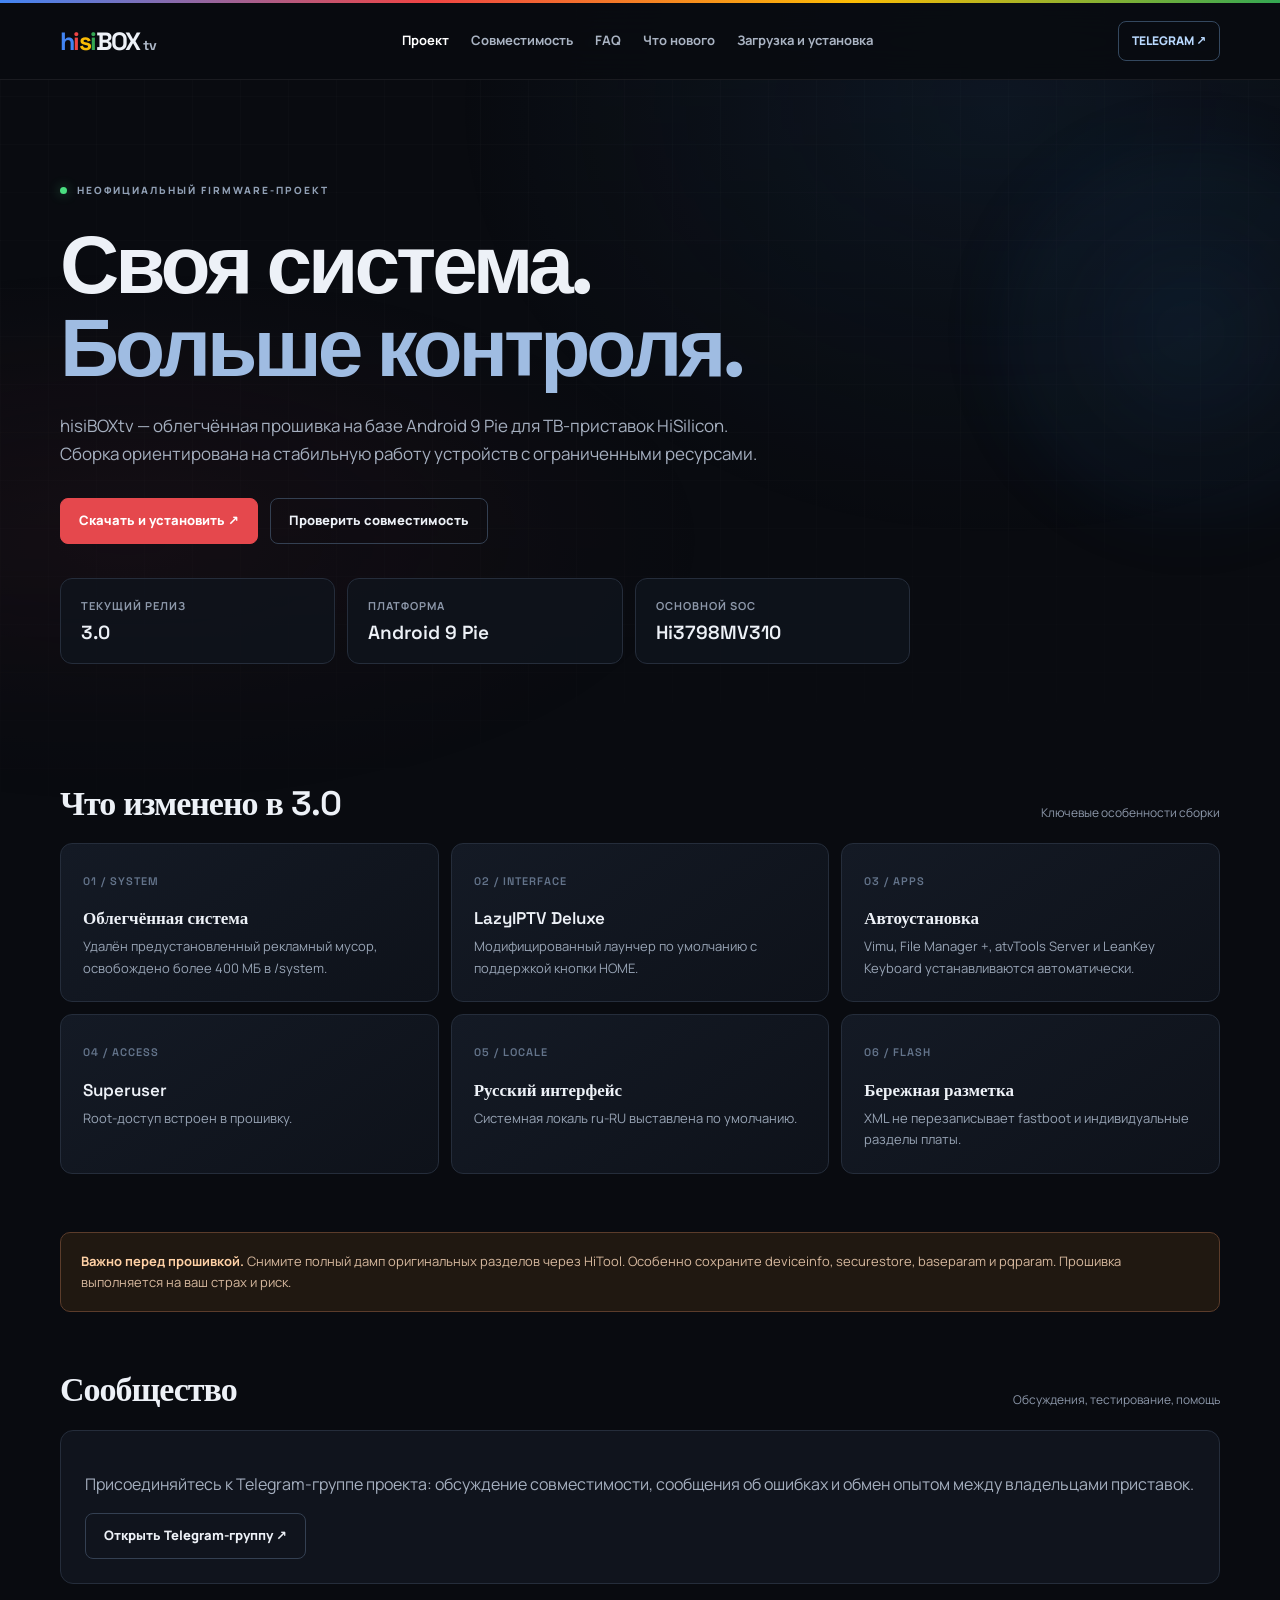
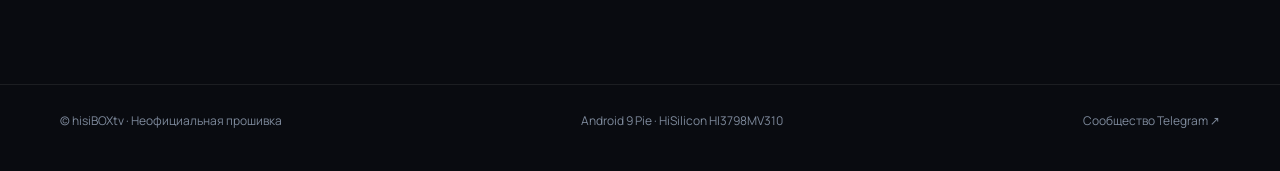
<file: index.html>
<!doctype html><html lang="ru"><head><meta charset="utf-8"><meta name="viewport" content="width=device-width,initial-scale=1"><meta name="theme-color" content="#090b10"><meta name="description" content="hisiBOXtv — неофициальная прошивка для ТВ-приставок HiSilicon HI3798MV310"><title>Проект — hisiBOXtv</title><link rel="stylesheet" href="assets/style.css"></head><body><div class="ambient"></div>
<div class="topline"></div><header><div class="wrap nav">
<a class="brand" href="index.html"><span class="h">h</span><span class="i1">i</span><span class="s">s</span><span class="i2">i</span><span>BOX</span><small>tv</small></a>
<nav class="desktop-nav"><a class="active" href="index.html">Проект</a><a class="" href="compatibility.html">Совместимость</a><a class="" href="faq.html">FAQ</a><a class="" href="changelog.html">Что нового</a><a class="" href="install.html">Загрузка и установка</a></nav>
<div class="nav-right"><a class="tg" href="https://t.me/+bYCxUr6uEKYyM2Fi" target="_blank" rel="noopener">TELEGRAM ↗</a><button class="menu-toggle" aria-label="Открыть меню" aria-expanded="false">☰</button></div></div></header>
<div class="drawer-backdrop"></div><aside class="drawer" aria-label="Мобильная навигация"><div class="drawer-head"><span class="brand"><span class="h">h</span><span class="i1">i</span><span class="s">s</span><span class="i2">i</span>BOX<small>tv</small></span><button class="close" aria-label="Закрыть меню">×</button></div>
<a class="active" href="index.html">01&nbsp;&nbsp; Проект</a><a class="" href="compatibility.html">02&nbsp;&nbsp; Совместимость</a><a class="" href="faq.html">03&nbsp;&nbsp; FAQ</a><a class="" href="changelog.html">04&nbsp;&nbsp; Что нового</a><a class="" href="install.html">05&nbsp;&nbsp; Загрузка и установка</a><a href="https://t.me/+bYCxUr6uEKYyM2Fi" target="_blank" rel="noopener">Telegram ↗</a></aside>
<main class="wrap">
<div class="hero reveal"><div class="eyebrow"><span class="dot"></span> Неофициальный firmware-проект</div><h1>Своя система.<br><em>Больше контроля.</em></h1><p class="lead">hisiBOXtv — облегчённая прошивка на базе Android 9 Pie для ТВ-приставок HiSilicon. Сборка ориентирована на стабильную работу устройств с ограниченными ресурсами.</p><div class="actions"><a class="btn primary" href="install.html">Скачать и установить ↗</a><a class="btn" href="compatibility.html">Проверить совместимость</a></div>
<div class="meta-grid"><div class="meta"><span>Текущий релиз</span><strong>3.0</strong></div><div class="meta"><span>Платформа</span><strong>Android 9 Pie</strong></div><div class="meta"><span>Основной SoC</span><strong>Hi3798MV310</strong></div></div></div>
<section class="section reveal"><div class="section-head"><h2>Что изменено в 3.0</h2><p>Ключевые особенности сборки</p></div><div class="feature-grid">
<article class="feature"><span class="num">01 / SYSTEM</span><h3>Облегчённая система</h3><p>Удалён предустановленный рекламный мусор, освобождено более 400 МБ в /system.</p></article>
<article class="feature"><span class="num">02 / INTERFACE</span><h3>LazyIPTV Deluxe</h3><p>Модифицированный лаунчер по умолчанию с поддержкой кнопки HOME.</p></article>
<article class="feature"><span class="num">03 / APPS</span><h3>Автоустановка</h3><p>Vimu, File Manager +, atvTools Server и LeanKey Keyboard устанавливаются автоматически.</p></article>
<article class="feature"><span class="num">04 / ACCESS</span><h3>Superuser</h3><p>Root-доступ встроен в прошивку.</p></article>
<article class="feature"><span class="num">05 / LOCALE</span><h3>Русский интерфейс</h3><p>Системная локаль ru-RU выставлена по умолчанию.</p></article>
<article class="feature"><span class="num">06 / FLASH</span><h3>Бережная разметка</h3><p>XML не перезаписывает fastboot и индивидуальные разделы платы.</p></article></div></section>
<section class="section reveal"><div class="notice"><strong>Важно перед прошивкой.</strong> Снимите полный дамп оригинальных разделов через HiTool. Особенно сохраните deviceinfo, securestore, baseparam и pqparam. Прошивка выполняется на ваш страх и риск.</div></section>
<section class="section reveal"><div class="section-head"><h2>Сообщество</h2><p>Обсуждения, тестирование, помощь</p></div><div class="panel"><p>Присоединяйтесь к Telegram-группе проекта: обсуждение совместимости, сообщения об ошибках и обмен опытом между владельцами приставок.</p><a class="btn" href="https://t.me/+bYCxUr6uEKYyM2Fi" target="_blank" rel="noopener">Открыть Telegram-группу ↗</a></div></section>
</main><footer><div class="wrap foot"><span>© hisiBOXtv · Неофициальная прошивка</span><span>Android 9 Pie · HiSilicon HI3798MV310</span><span><a href="https://t.me/+bYCxUr6uEKYyM2Fi">Сообщество Telegram ↗</a></span></div></footer><script src="assets/app.js"></script></body></html>
</file>
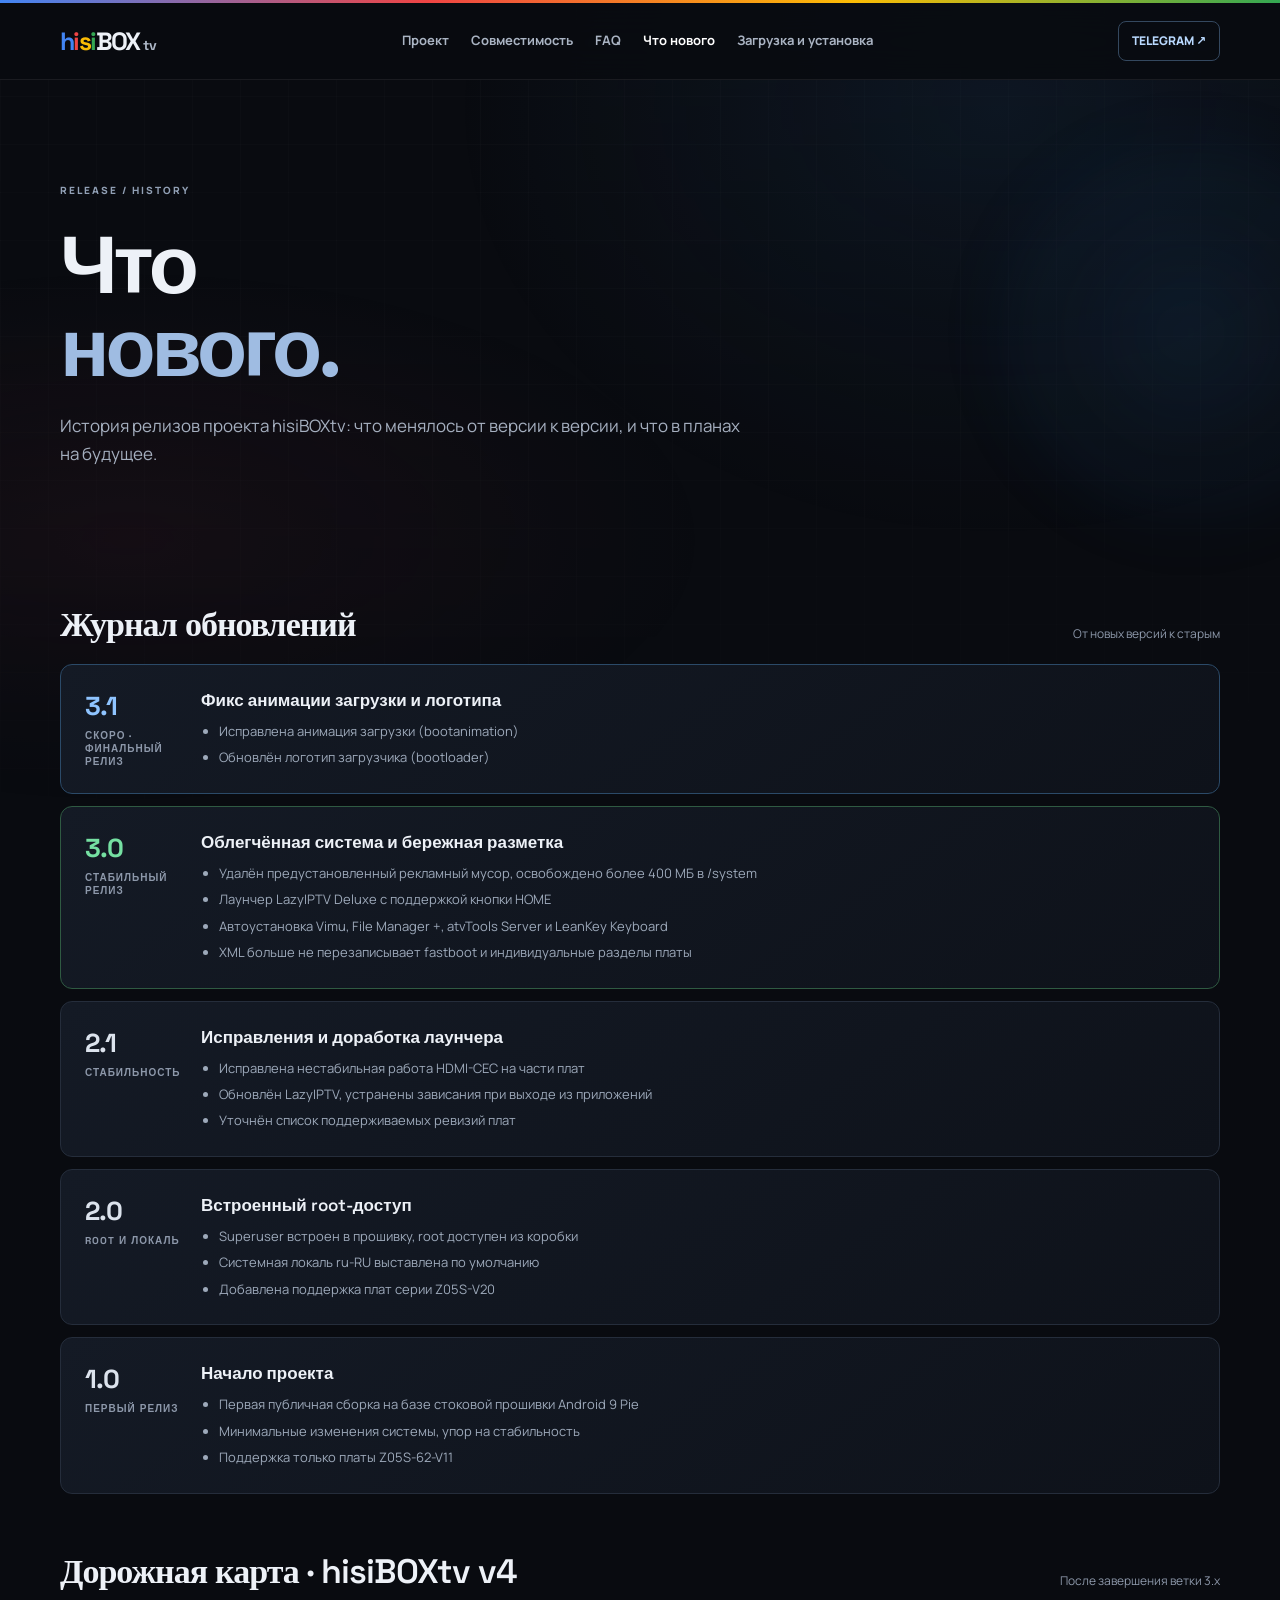
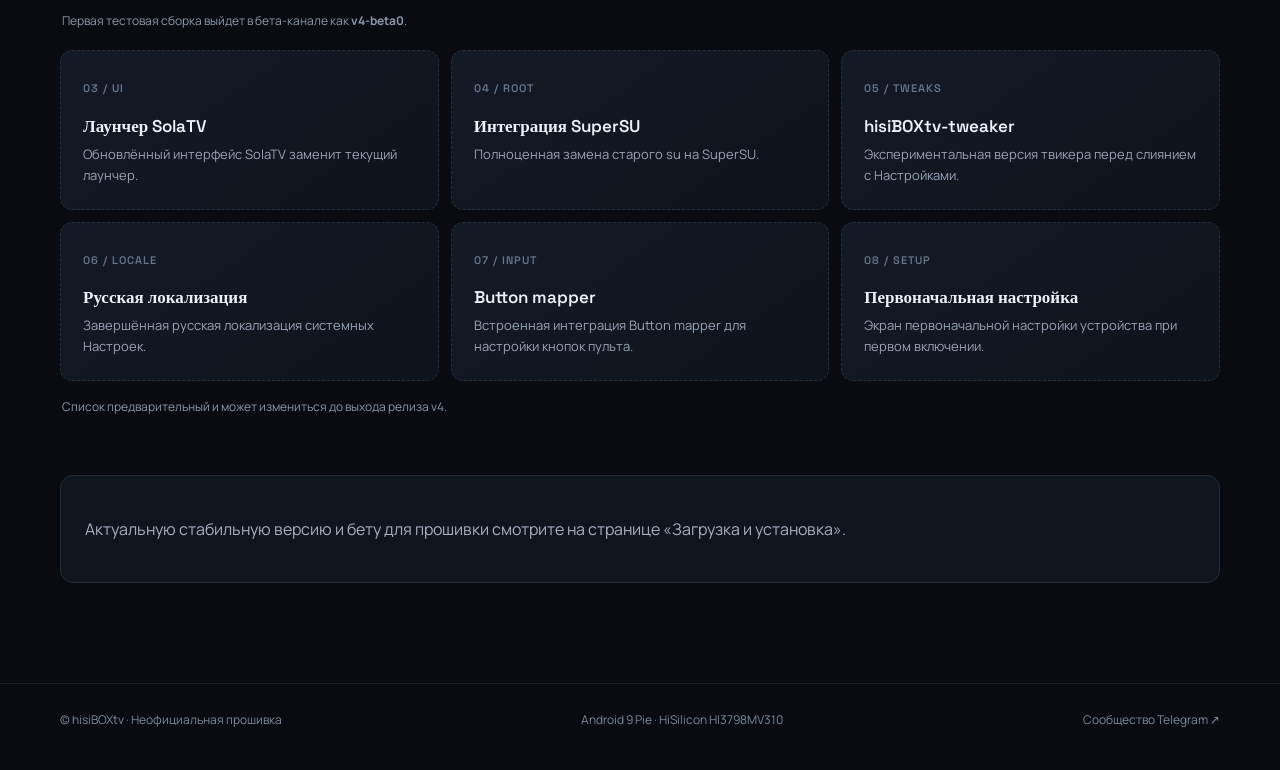
<file: changelog.html>
<!doctype html><html lang="ru"><head><meta charset="utf-8"><meta name="viewport" content="width=device-width,initial-scale=1"><meta name="theme-color" content="#090b10"><meta name="description" content="hisiBOXtv — неофициальная прошивка для ТВ-приставок HiSilicon HI3798MV310"><title>Что нового — hisiBOXtv</title><link rel="stylesheet" href="assets/style.css"></head><body><div class="ambient"></div>
<div class="topline"></div><header><div class="wrap nav">
<a class="brand" href="index.html"><span class="h">h</span><span class="i1">i</span><span class="s">s</span><span class="i2">i</span><span>BOX</span><small>tv</small></a>
<nav class="desktop-nav"><a class="" href="index.html">Проект</a><a class="" href="compatibility.html">Совместимость</a><a class="" href="faq.html">FAQ</a><a class="active" href="changelog.html">Что нового</a><a class="" href="install.html">Загрузка и установка</a></nav>
<div class="nav-right"><a class="tg" href="https://t.me/+bYCxUr6uEKYyM2Fi" target="_blank" rel="noopener">TELEGRAM ↗</a><button class="menu-toggle" aria-label="Открыть меню" aria-expanded="false">☰</button></div></div></header>
<div class="drawer-backdrop"></div><aside class="drawer" aria-label="Мобильная навигация"><div class="drawer-head"><span class="brand"><span class="h">h</span><span class="i1">i</span><span class="s">s</span><span class="i2">i</span>BOX<small>tv</small></span><button class="close" aria-label="Закрыть меню">×</button></div>
<a class="" href="index.html">01&nbsp;&nbsp; Проект</a><a class="" href="compatibility.html">02&nbsp;&nbsp; Совместимость</a><a class="" href="faq.html">03&nbsp;&nbsp; FAQ</a><a class="active" href="changelog.html">04&nbsp;&nbsp; Что нового</a><a class="" href="install.html">05&nbsp;&nbsp; Загрузка и установка</a><a href="https://t.me/+bYCxUr6uEKYyM2Fi" target="_blank" rel="noopener">Telegram ↗</a></aside>
<main class="wrap">
<div class="hero reveal"><div class="eyebrow">RELEASE / HISTORY</div><h1>Что<br><em>нового.</em></h1><p class="lead">История релизов проекта hisiBOXtv: что менялось от версии к версии, и что в планах на будущее.</p></div>
<section class="section reveal"><div class="section-head"><h2>Журнал обновлений</h2><p>От новых версий к старым</p></div><div class="changelog">
<div class="change upcoming"><div class="ver">3.1<span>скоро · финальный релиз</span></div><div><h3>Фикс анимации загрузки и логотипа</h3><ul>
<li>Исправлена анимация загрузки (bootanimation)</li>
<li>Обновлён логотип загрузчика (bootloader)</li>
</ul></div></div>
<div class="change current"><div class="ver">3.0<span>стабильный релиз</span></div><div><h3>Облегчённая система и бережная разметка</h3><ul>
<li>Удалён предустановленный рекламный мусор, освобождено более 400 МБ в /system</li>
<li>Лаунчер LazyIPTV Deluxe с поддержкой кнопки HOME</li>
<li>Автоустановка Vimu, File Manager +, atvTools Server и LeanKey Keyboard</li>
<li>XML больше не перезаписывает fastboot и индивидуальные разделы платы</li>
</ul></div></div>
<div class="change"><div class="ver">2.1<span>стабильность</span></div><div><h3>Исправления и доработка лаунчера</h3><ul>
<li>Исправлена нестабильная работа HDMI-CEC на части плат</li>
<li>Обновлён LazyIPTV, устранены зависания при выходе из приложений</li>
<li>Уточнён список поддерживаемых ревизий плат</li>
</ul></div></div>
<div class="change"><div class="ver">2.0<span>root и локаль</span></div><div><h3>Встроенный root-доступ</h3><ul>
<li>Superuser встроен в прошивку, root доступен из коробки</li>
<li>Системная локаль ru-RU выставлена по умолчанию</li>
<li>Добавлена поддержка плат серии Z05S-V20</li>
</ul></div></div>
<div class="change"><div class="ver">1.0<span>первый релиз</span></div><div><h3>Начало проекта</h3><ul>
<li>Первая публичная сборка на базе стоковой прошивки Android 9 Pie</li>
<li>Минимальные изменения системы, упор на стабильность</li>
<li>Поддержка только платы Z05S-62-V11</li>
</ul></div></div>
</div></section>
<section class="section reveal"><div class="section-head"><h2>Дорожная карта · hisiBOXtv v4</h2><p>После завершения ветки 3.x</p></div><p class="roadmap-note" style="margin:0 2px 20px">Первая тестовая сборка выйдет в бета-канале как <strong>v4-beta0</strong>.</p><div class="feature-grid">
<article class="feature roadmap"><span class="num">03 / UI</span><h3>Лаунчер SolaTV</h3><p>Обновлённый интерфейс SolaTV заменит текущий лаунчер.</p></article>
<article class="feature roadmap"><span class="num">04 / ROOT</span><h3>Интеграция SuperSU</h3><p>Полноценная замена старого su на SuperSU.</p></article>
<article class="feature roadmap"><span class="num">05 / TWEAKS</span><h3>hisiBOXtv-tweaker</h3><p>Экспериментальная версия твикера перед слиянием с Настройками.</p></article>
<article class="feature roadmap"><span class="num">06 / LOCALE</span><h3>Русская локализация</h3><p>Завершённая русская локализация системных Настроек.</p></article>
<article class="feature roadmap"><span class="num">07 / INPUT</span><h3>Button mapper</h3><p>Встроенная интеграция Button mapper для настройки кнопок пульта.</p></article>
<article class="feature roadmap"><span class="num">08 / SETUP</span><h3>Первоначальная настройка</h3><p>Экран первоначальной настройки устройства при первом включении.</p></article>
</div><p class="roadmap-note">Список предварительный и может измениться до выхода релиза v4.</p></section>
<section class="section reveal"><div class="panel"><p>Актуальную стабильную версию и бету для прошивки смотрите на странице <a href="install.html">«Загрузка и установка»</a>.</p></div></section>
</main><footer><div class="wrap foot"><span>© hisiBOXtv · Неофициальная прошивка</span><span>Android 9 Pie · HiSilicon HI3798MV310</span><span><a href="https://t.me/+bYCxUr6uEKYyM2Fi">Сообщество Telegram ↗</a></span></div></footer><script src="assets/app.js"></script></body></html>
</file>
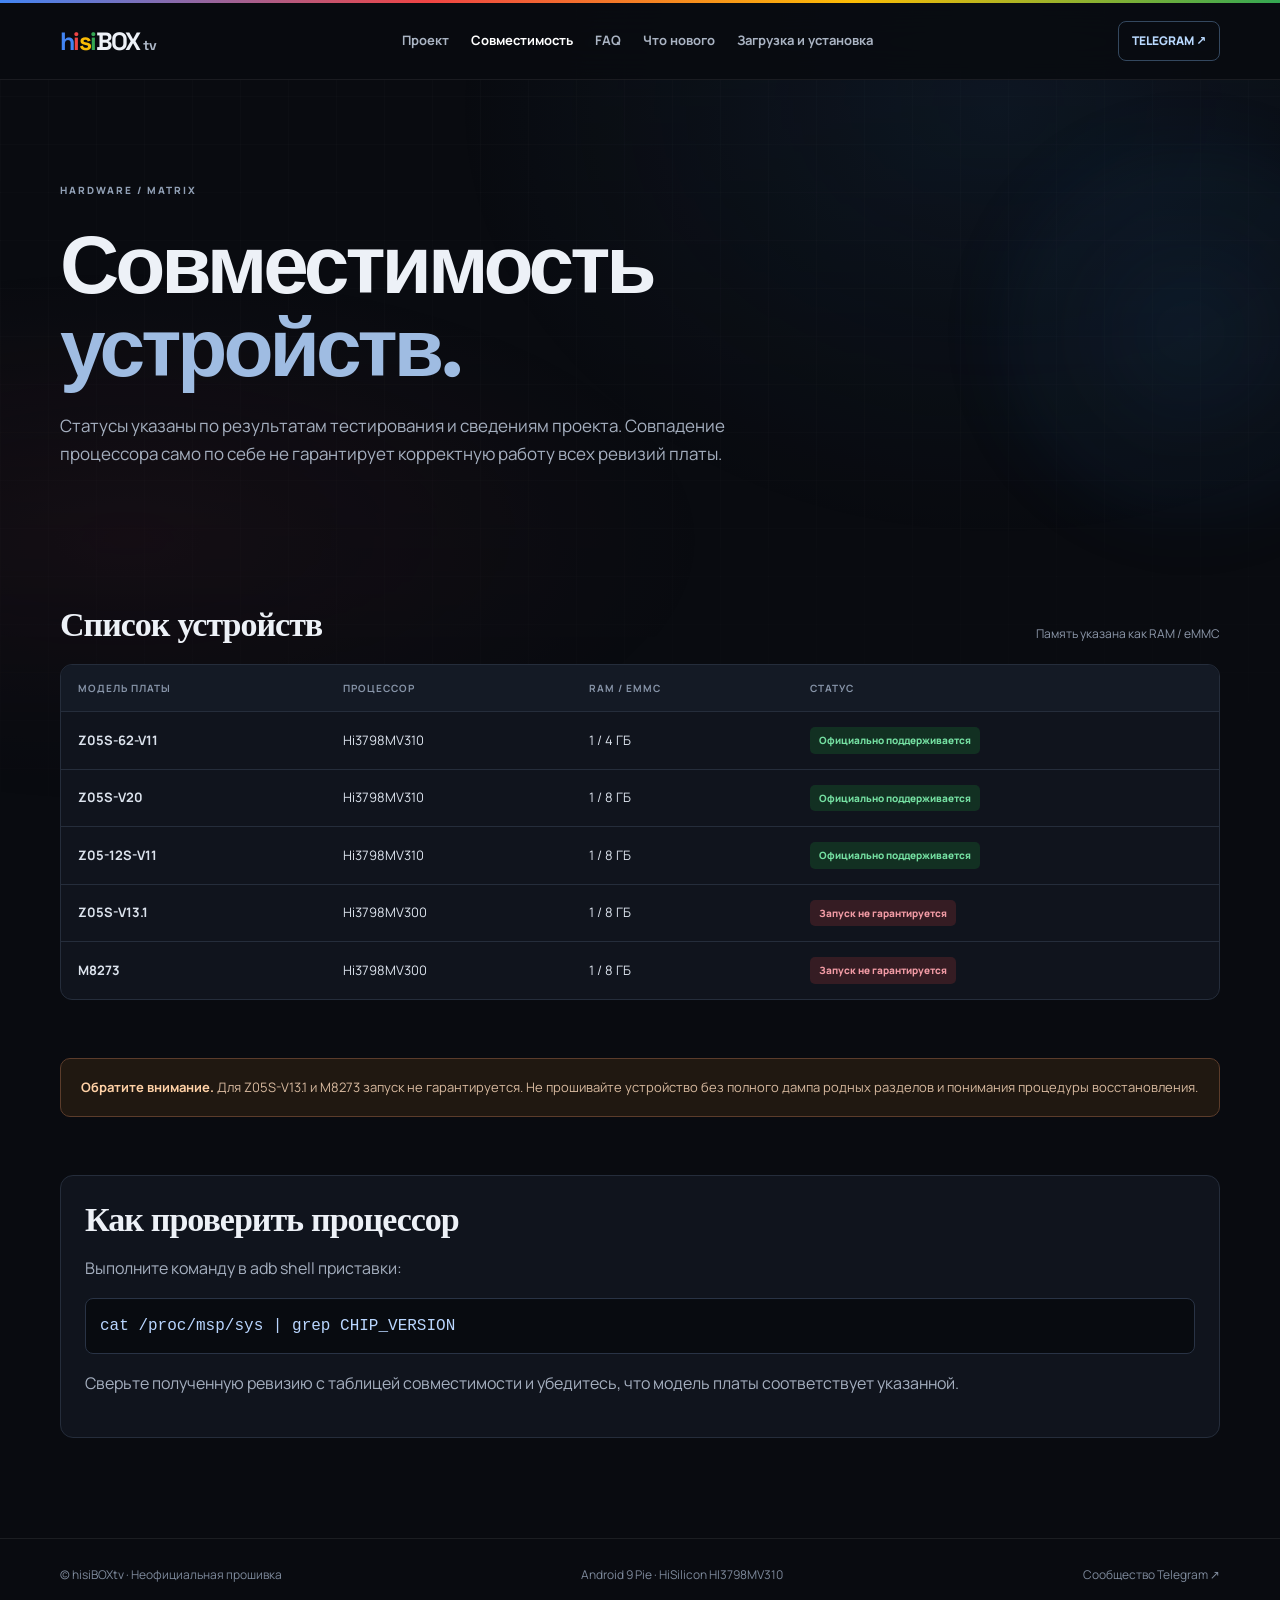
<file: compatibility.html>
<!doctype html><html lang="ru"><head><meta charset="utf-8"><meta name="viewport" content="width=device-width,initial-scale=1"><meta name="theme-color" content="#090b10"><meta name="description" content="hisiBOXtv — неофициальная прошивка для ТВ-приставок HiSilicon HI3798MV310"><title>Совместимость — hisiBOXtv</title><link rel="stylesheet" href="assets/style.css"></head><body><div class="ambient"></div>
<div class="topline"></div><header><div class="wrap nav">
<a class="brand" href="index.html"><span class="h">h</span><span class="i1">i</span><span class="s">s</span><span class="i2">i</span><span>BOX</span><small>tv</small></a>
<nav class="desktop-nav"><a class="" href="index.html">Проект</a><a class="active" href="compatibility.html">Совместимость</a><a class="" href="faq.html">FAQ</a><a class="" href="changelog.html">Что нового</a><a class="" href="install.html">Загрузка и установка</a></nav>
<div class="nav-right"><a class="tg" href="https://t.me/+bYCxUr6uEKYyM2Fi" target="_blank" rel="noopener">TELEGRAM ↗</a><button class="menu-toggle" aria-label="Открыть меню" aria-expanded="false">☰</button></div></div></header>
<div class="drawer-backdrop"></div><aside class="drawer" aria-label="Мобильная навигация"><div class="drawer-head"><span class="brand"><span class="h">h</span><span class="i1">i</span><span class="s">s</span><span class="i2">i</span>BOX<small>tv</small></span><button class="close" aria-label="Закрыть меню">×</button></div>
<a class="" href="index.html">01&nbsp;&nbsp; Проект</a><a class="active" href="compatibility.html">02&nbsp;&nbsp; Совместимость</a><a class="" href="faq.html">03&nbsp;&nbsp; FAQ</a><a class="" href="changelog.html">04&nbsp;&nbsp; Что нового</a><a class="" href="install.html">05&nbsp;&nbsp; Загрузка и установка</a><a href="https://t.me/+bYCxUr6uEKYyM2Fi" target="_blank" rel="noopener">Telegram ↗</a></aside>
<main class="wrap">
<div class="hero reveal"><div class="eyebrow">HARDWARE / MATRIX</div><h1>Совместимость<br><em>устройств.</em></h1><p class="lead">Статусы указаны по результатам тестирования и сведениям проекта. Совпадение процессора само по себе не гарантирует корректную работу всех ревизий платы.</p></div>
<section class="section reveal"><div class="section-head"><h2>Список устройств</h2><p>Память указана как RAM / eMMC</p></div><div class="table-wrap"><table><thead><tr><th>Модель платы</th><th>Процессор</th><th>RAM / eMMC</th><th>Статус</th></tr></thead><tbody>
<tr><td><strong>Z05S-62-V11</strong></td><td>Hi3798MV310</td><td>1 / 4 ГБ</td><td><span class="status ok">Официально поддерживается</span></td></tr>
<tr><td><strong>Z05S-V20</strong></td><td>Hi3798MV310</td><td>1 / 8 ГБ</td><td><span class="status ok">Официально поддерживается</span></td></tr>
<tr><td><strong>Z05-12S-V11</strong></td><td>Hi3798MV310</td><td>1 / 8 ГБ</td><td><span class="status ok">Официально поддерживается</span></td></tr>
<tr><td><strong>Z05S-V13.1</strong></td><td>Hi3798MV300</td><td>1 / 8 ГБ</td><td><span class="status bad">Запуск не гарантируется</span></td></tr>
<tr><td><strong>M8273</strong></td><td>Hi3798MV300</td><td>1 / 8 ГБ</td><td><span class="status bad">Запуск не гарантируется</span></td></tr>
</tbody></table></div></section>
<section class="section reveal"><div class="notice"><strong>Обратите внимание.</strong> Для Z05S-V13.1 и M8273 запуск не гарантируется. Не прошивайте устройство без полного дампа родных разделов и понимания процедуры восстановления.</div></section>
<section class="section reveal"><div class="panel"><h2>Как проверить процессор</h2><p>Выполните команду в adb shell приставки:</p><pre style="white-space:pre-wrap;overflow-wrap:anywhere;background:#080b10;border:1px solid #293345;padding:14px;border-radius:8px;color:#b9d6ff">cat /proc/msp/sys | grep CHIP_VERSION</pre><p>Сверьте полученную ревизию с таблицей совместимости и убедитесь, что модель платы соответствует указанной.</p></div></section>
</main><footer><div class="wrap foot"><span>© hisiBOXtv · Неофициальная прошивка</span><span>Android 9 Pie · HiSilicon HI3798MV310</span><span><a href="https://t.me/+bYCxUr6uEKYyM2Fi">Сообщество Telegram ↗</a></span></div></footer><script src="assets/app.js"></script></body></html>
</file>
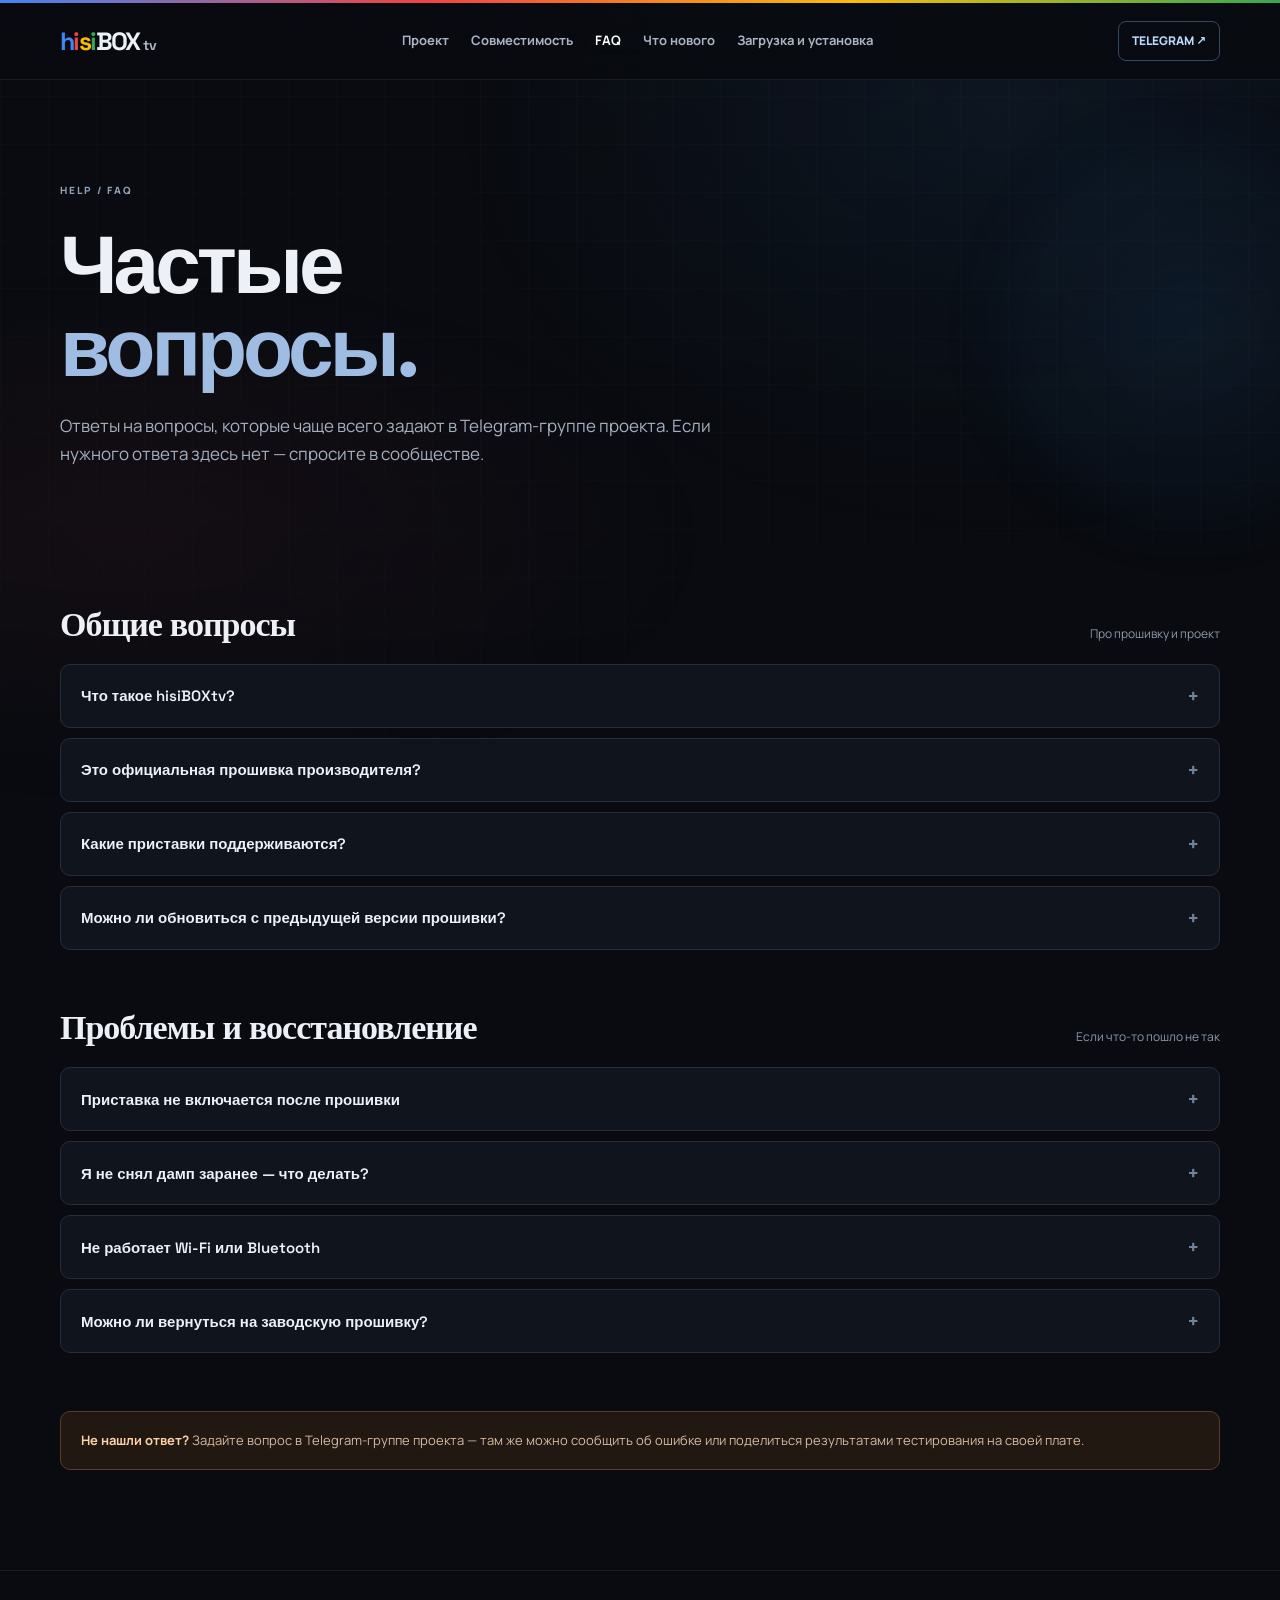
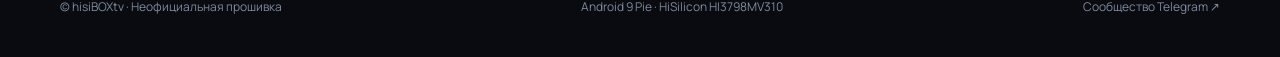
<file: faq.html>
<!doctype html><html lang="ru"><head><meta charset="utf-8"><meta name="viewport" content="width=device-width,initial-scale=1"><meta name="theme-color" content="#090b10"><meta name="description" content="hisiBOXtv — неофициальная прошивка для ТВ-приставок HiSilicon HI3798MV310"><title>FAQ — hisiBOXtv</title><link rel="stylesheet" href="assets/style.css"></head><body><div class="ambient"></div>
<div class="topline"></div><header><div class="wrap nav">
<a class="brand" href="index.html"><span class="h">h</span><span class="i1">i</span><span class="s">s</span><span class="i2">i</span><span>BOX</span><small>tv</small></a>
<nav class="desktop-nav"><a class="" href="index.html">Проект</a><a class="" href="compatibility.html">Совместимость</a><a class="active" href="faq.html">FAQ</a><a class="" href="changelog.html">Что нового</a><a class="" href="install.html">Загрузка и установка</a></nav>
<div class="nav-right"><a class="tg" href="https://t.me/+bYCxUr6uEKYyM2Fi" target="_blank" rel="noopener">TELEGRAM ↗</a><button class="menu-toggle" aria-label="Открыть меню" aria-expanded="false">☰</button></div></div></header>
<div class="drawer-backdrop"></div><aside class="drawer" aria-label="Мобильная навигация"><div class="drawer-head"><span class="brand"><span class="h">h</span><span class="i1">i</span><span class="s">s</span><span class="i2">i</span>BOX<small>tv</small></span><button class="close" aria-label="Закрыть меню">×</button></div>
<a class="" href="index.html">01&nbsp;&nbsp; Проект</a><a class="" href="compatibility.html">02&nbsp;&nbsp; Совместимость</a><a class="active" href="faq.html">03&nbsp;&nbsp; FAQ</a><a class="" href="changelog.html">04&nbsp;&nbsp; Что нового</a><a class="" href="install.html">05&nbsp;&nbsp; Загрузка и установка</a><a href="https://t.me/+bYCxUr6uEKYyM2Fi" target="_blank" rel="noopener">Telegram ↗</a></aside>
<main class="wrap">
<div class="hero reveal"><div class="eyebrow">HELP / FAQ</div><h1>Частые<br><em>вопросы.</em></h1><p class="lead">Ответы на вопросы, которые чаще всего задают в Telegram-группе проекта. Если нужного ответа здесь нет — спросите в сообществе.</p></div>
<section class="section reveal"><div class="section-head"><h2>Общие вопросы</h2><p>Про прошивку и проект</p></div><div class="faq-list">
<details class="faq-item"><summary>Что такое hisiBOXtv?<span class="q-ic"></span></summary><p>Неофициальная облегчённая прошивка на базе Android 9 Pie для ТВ-приставок на чипе HiSilicon Hi3798MV310. Убран предустановленный мусор, встроены root-доступ и набор полезных приложений.</p></details>
<details class="faq-item"><summary>Это официальная прошивка производителя?<span class="q-ic"></span></summary><p>Нет. Проект разрабатывается энтузиастами и не связан с производителем приставок. Устанавливается добровольно и на свой риск.</p></details>
<details class="faq-item"><summary>Какие приставки поддерживаются?<span class="q-ic"></span></summary><p>Полный список плат и их статус совместимости — на странице <a href="compatibility.html">«Совместимость»</a>. Перед прошивкой обязательно сверьте ревизию чипа.</p></details>
<details class="faq-item"><summary>Можно ли обновиться с предыдущей версии прошивки?<span class="q-ic"></span></summary><p>Да, обновление ставится так же, как и чистая установка — через HiTool. Сохраните дамп разделов перед обновлением, даже если устройство уже работает на hisiBOXtv.</p></details>
</div></section>
<section class="section reveal"><div class="section-head"><h2>Проблемы и восстановление</h2><p>Если что-то пошло не так</p></div><div class="faq-list">
<details class="faq-item"><summary>Приставка не включается после прошивки<span class="q-ic"></span></summary><p>Подключитесь через UART (115200) и посмотрите лог загрузки. Если устройство не отвечает совсем, восстановите оригинальные разделы из дампа, снятого до прошивки.</p></details>
<details class="faq-item"><summary>Я не снял дамп заранее — что делать?<span class="q-ic"></span></summary><p>Без дампа восстановление сильно усложняется. Опишите модель платы и симптомы в Telegram-группе — иногда помогают дампы других пользователей с той же ревизией платы.</p></details>
<details class="faq-item"><summary>Не работает Wi-Fi или Bluetooth<span class="q-ic"></span></summary><p>Чаще всего это связано с индивидуальными калибровочными данными платы (baseparam/deviceinfo). Поэтому их сохранение перед прошивкой — обязательный шаг.</p></details>
<details class="faq-item"><summary>Можно ли вернуться на заводскую прошивку?<span class="q-ic"></span></summary><p>Да, если сохранён полный дамп оригинальных разделов. Прошейте его тем же способом через HiTool, которым ставили hisiBOXtv.</p></details>
</div></section>
<section class="section reveal"><div class="notice"><strong>Не нашли ответ?</strong> Задайте вопрос в Telegram-группе проекта — там же можно сообщить об ошибке или поделиться результатами тестирования на своей плате.</div></section>
</main><footer><div class="wrap foot"><span>© hisiBOXtv · Неофициальная прошивка</span><span>Android 9 Pie · HiSilicon HI3798MV310</span><span><a href="https://t.me/+bYCxUr6uEKYyM2Fi">Сообщество Telegram ↗</a></span></div></footer><script src="assets/app.js"></script></body></html>
</file>
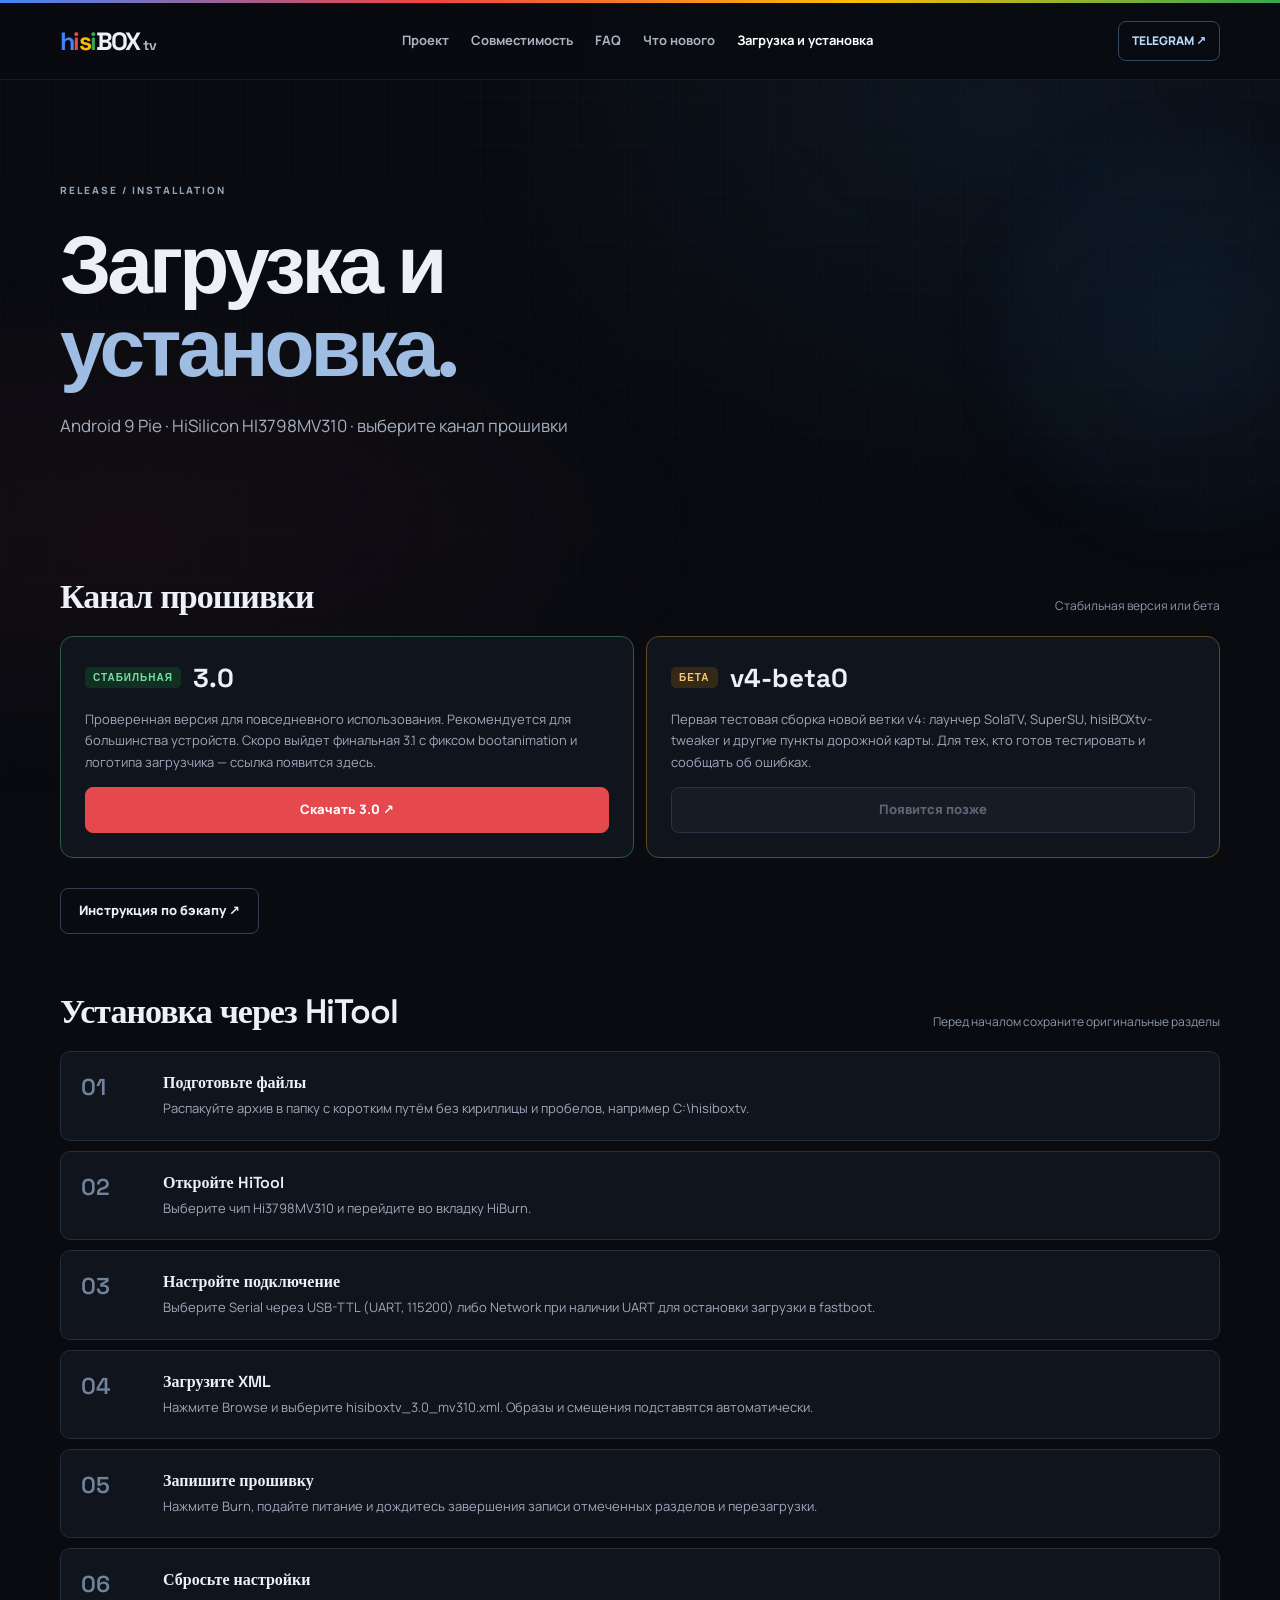
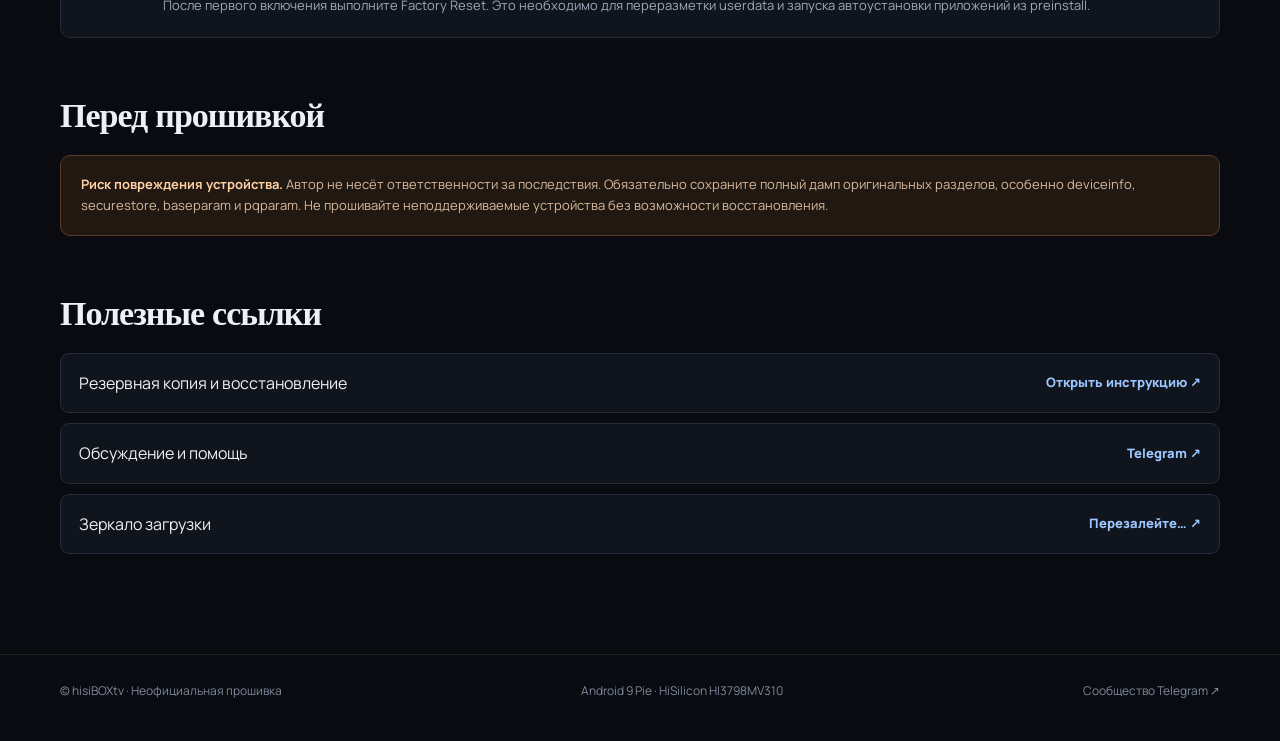
<file: install.html>
<!doctype html><html lang="ru"><head><meta charset="utf-8"><meta name="viewport" content="width=device-width,initial-scale=1"><meta name="theme-color" content="#090b10"><meta name="description" content="hisiBOXtv — неофициальная прошивка для ТВ-приставок HiSilicon HI3798MV310"><title>Загрузка и установка — hisiBOXtv</title><link rel="stylesheet" href="assets/style.css"></head><body><div class="ambient"></div>
<div class="topline"></div><header><div class="wrap nav">
<a class="brand" href="index.html"><span class="h">h</span><span class="i1">i</span><span class="s">s</span><span class="i2">i</span><span>BOX</span><small>tv</small></a>
<nav class="desktop-nav"><a class="" href="index.html">Проект</a><a class="" href="compatibility.html">Совместимость</a><a class="" href="faq.html">FAQ</a><a class="" href="changelog.html">Что нового</a><a class="active" href="install.html">Загрузка и установка</a></nav>
<div class="nav-right"><a class="tg" href="https://t.me/+bYCxUr6uEKYyM2Fi" target="_blank" rel="noopener">TELEGRAM ↗</a><button class="menu-toggle" aria-label="Открыть меню" aria-expanded="false">☰</button></div></div></header>
<div class="drawer-backdrop"></div><aside class="drawer" aria-label="Мобильная навигация"><div class="drawer-head"><span class="brand"><span class="h">h</span><span class="i1">i</span><span class="s">s</span><span class="i2">i</span>BOX<small>tv</small></span><button class="close" aria-label="Закрыть меню">×</button></div>
<a class="" href="index.html">01&nbsp;&nbsp; Проект</a><a class="" href="compatibility.html">02&nbsp;&nbsp; Совместимость</a><a class="" href="faq.html">03&nbsp;&nbsp; FAQ</a><a class="" href="changelog.html">04&nbsp;&nbsp; Что нового</a><a class="active" href="install.html">05&nbsp;&nbsp; Загрузка и установка</a><a href="https://t.me/+bYCxUr6uEKYyM2Fi" target="_blank" rel="noopener">Telegram ↗</a></aside>
<main class="wrap">
<div class="hero reveal"><div class="eyebrow">RELEASE / INSTALLATION</div><h1>Загрузка и<br><em>установка.</em></h1><p class="lead">Android 9 Pie · HiSilicon HI3798MV310 · выберите канал прошивки</p></div>
<section class="section reveal"><div class="section-head"><h2>Канал прошивки</h2><p>Стабильная версия или бета</p></div><div class="channels">
<div class="channel stable"><div class="ch-head"><span class="ch-badge">СТАБИЛЬНАЯ</span><strong>3.0</strong></div><p>Проверенная версия для повседневного использования. Рекомендуется для большинства устройств. Скоро выйдет финальная 3.1 с фиксом bootanimation и логотипа загрузчика — ссылка появится здесь.</p><a class="btn primary" href="https://drive.google.com/file/d/1fM0FmJkvKxFUPEAUXtbrkAzmnDKPES1c/view?usp=drivesdk" target="_blank" rel="noopener">Скачать 3.0 ↗</a></div>
<div class="channel beta"><div class="ch-head"><span class="ch-badge">БЕТА</span><strong>v4-beta0</strong></div><p>Первая тестовая сборка новой ветки v4: лаунчер SolaTV, SuperSU, hisiBOXtv-tweaker и другие пункты дорожной карты. Для тех, кто готов тестировать и сообщать об ошибках.</p><span class="btn disabled">Появится позже</span></div>
</div><div class="actions"><a class="btn" href="https://4pda.to/forum/index.php?showtopic=1117819&view=findpost&p=144588909" target="_blank" rel="noopener">Инструкция по бэкапу ↗</a></div></section>
<section class="section reveal"><div class="section-head"><h2>Установка через HiTool</h2><p>Перед началом сохраните оригинальные разделы</p></div><div class="steps">
<div class="step"><div class="n">01</div><div><h3>Подготовьте файлы</h3><p>Распакуйте архив в папку с коротким путём без кириллицы и пробелов, например C:\hisiboxtv.</p></div></div>
<div class="step"><div class="n">02</div><div><h3>Откройте HiTool</h3><p>Выберите чип Hi3798MV310 и перейдите во вкладку HiBurn.</p></div></div>
<div class="step"><div class="n">03</div><div><h3>Настройте подключение</h3><p>Выберите Serial через USB-TTL (UART, 115200) либо Network при наличии UART для остановки загрузки в fastboot.</p></div></div>
<div class="step"><div class="n">04</div><div><h3>Загрузите XML</h3><p>Нажмите Browse и выберите hisiboxtv_3.0_mv310.xml. Образы и смещения подставятся автоматически.</p></div></div>
<div class="step"><div class="n">05</div><div><h3>Запишите прошивку</h3><p>Нажмите Burn, подайте питание и дождитесь завершения записи отмеченных разделов и перезагрузки.</p></div></div>
<div class="step"><div class="n">06</div><div><h3>Сбросьте настройки</h3><p>После первого включения выполните Factory Reset. Это необходимо для переразметки userdata и запуска автоустановки приложений из preinstall.</p></div></div></div></section>
<section class="section reveal"><div class="section-head"><h2>Перед прошивкой</h2></div><div class="notice"><strong>Риск повреждения устройства.</strong> Автор не несёт ответственности за последствия. Обязательно сохраните полный дамп оригинальных разделов, особенно deviceinfo, securestore, baseparam и pqparam. Не прошивайте неподдерживаемые устройства без возможности восстановления.</div></section>
<section class="section reveal"><div class="section-head"><h2>Полезные ссылки</h2></div><div class="linklist">
<div class="linkrow"><span>Резервная копия и восстановление</span><a href="https://4pda.to/forum/index.php?showtopic=1117819&view=findpost&p=144588909" target="_blank" rel="noopener">Открыть инструкцию ↗</a></div>
<div class="linkrow"><span>Обсуждение и помощь</span><a href="https://t.me/+bYCxUr6uEKYyM2Fi" target="_blank" rel="noopener">Telegram ↗</a></div>
<div class="linkrow"><span>Зеркало загрузки</span><a href="https://4pda.to/forum/index.php?showtopic=117304" target="_blank" rel="noopener">Перезалейте… ↗</a></div>
</div></section>
</main><footer><div class="wrap foot"><span>© hisiBOXtv · Неофициальная прошивка</span><span>Android 9 Pie · HiSilicon HI3798MV310</span><span><a href="https://t.me/+bYCxUr6uEKYyM2Fi">Сообщество Telegram ↗</a></span></div></footer><script src="assets/app.js"></script></body></html>
</file>
<file: assets/style.css>
@import url('https://fonts.googleapis.com/css2?family=Manrope:wght@400;500;600;700;800&family=Space+Grotesk:wght@400;500;600;700&display=swap');
:root{--bg:#090b10;--panel:#10141d;--panel2:#141a25;--line:#252d3b;--muted:#8d98aa;--text:#edf1f7;--red:#ef4444;--blue:#4285f4;--yellow:#fbbc05;--green:#34a853;--max:1160px}
*{box-sizing:border-box}html{scroll-behavior:smooth;scroll-padding-top:90px}body{margin:0;background:var(--bg);color:var(--text);font:16px/1.65 Manrope,system-ui,sans-serif;overflow-x:hidden}a{color:inherit;text-decoration:none}button{font:inherit}
body:before{content:"";position:fixed;inset:0;pointer-events:none;z-index:-2;background:radial-gradient(ellipse at 78% 12%,#17304a55,transparent 38%),radial-gradient(ellipse at 10% 60%,#421a2550,transparent 35%),linear-gradient(#ffffff04 1px,transparent 1px),linear-gradient(90deg,#ffffff04 1px,transparent 1px);background-size:auto,auto,48px 48px,48px 48px;mask-image:linear-gradient(to bottom,#000 0%,#0009 65%,transparent)}
.ambient{position:fixed;width:38vw;height:38vw;min-width:260px;min-height:260px;right:-12vw;top:10vh;border-radius:50%;background:radial-gradient(circle,#2867a522,transparent 68%);filter:blur(18px);pointer-events:none;z-index:-1;animation:float 15s ease-in-out infinite alternate}
.ambient:after{content:"";position:absolute;inset:18%;border:1px solid #7db7ff22;border-radius:50%;box-shadow:0 0 80px #3478ba12;animation:orbit 28s linear infinite}
@keyframes float{to{transform:translate(-8vw,12vh) scale(1.15)}}@keyframes orbit{to{transform:rotate(360deg)}}
.wrap{width:min(var(--max),calc(100% - 48px));margin:auto}.topline{height:3px;background:linear-gradient(90deg,var(--blue),var(--red),var(--yellow),var(--green))}
header{position:sticky;top:0;z-index:20;background:#090b10d9;backdrop-filter:blur(18px);border-bottom:1px solid #ffffff12}.nav{height:76px;display:flex;align-items:center;justify-content:space-between;gap:24px}.brand{font:800 25px/1 'Space Grotesk',sans-serif;letter-spacing:-1.6px;white-space:nowrap}.brand .h{color:var(--blue)}.brand .i1{color:var(--red)}.brand .s{color:var(--yellow)}.brand .i2{color:var(--green)}.brand small{font-size:14px;color:#aeb8c8;letter-spacing:0;margin-left:3px}.desktop-nav{display:flex;gap:22px;color:#aab4c3;font-size:13px;font-weight:700;white-space:nowrap}.desktop-nav a{transition:color .2s}.desktop-nav a:hover,.desktop-nav a.active{color:#fff}.nav-right{display:flex;align-items:center;gap:12px}.tg{border:1px solid #34485f;border-radius:8px;padding:9px 13px;font-size:12px;font-weight:800;color:#b9d9ff;transition:.2s}.tg:hover{background:#16283b;border-color:#5798d4}
.menu-toggle{display:none;width:42px;height:42px;border:1px solid var(--line);background:#111722;border-radius:10px;color:white;cursor:pointer;align-items:center;justify-content:center;font-size:20px}
.drawer-backdrop{position:fixed;inset:0;background:#0009;z-index:29;opacity:0;visibility:hidden;transition:.3s}.drawer{position:fixed;z-index:30;right:0;top:0;height:100dvh;width:min(340px,86vw);padding:26px;background:#0e131c;border-left:1px solid #283243;transform:translateX(105%);transition:transform .38s cubic-bezier(.2,.8,.2,1);display:flex;flex-direction:column;gap:8px}.drawer.open{transform:translateX(0)}.drawer-backdrop.open{opacity:1;visibility:visible}.drawer-head{display:flex;justify-content:space-between;align-items:center;margin-bottom:24px}.drawer a{padding:15px 13px;border:1px solid transparent;border-radius:10px;color:#c4ccda;font-weight:700}.drawer a:hover,.drawer a.active{background:#182231;border-color:#2b3d54;color:#fff}.drawer .close{border:0;background:transparent;color:white;font-size:27px;cursor:pointer}
main{padding:68px 0 100px}.eyebrow{display:flex;align-items:center;gap:10px;color:#91a0b5;text-transform:uppercase;letter-spacing:2px;font-size:10px;font-weight:800}.dot{width:7px;height:7px;background:#4ade80;border-radius:50%;box-shadow:0 0 12px #4ade8077}.hero{padding:34px 0 62px;max-width:850px}.hero h1{font:700 clamp(42px,7vw,82px)/1.02 'Space Grotesk',sans-serif;letter-spacing:-4px;margin:24px 0 22px}.hero h1 em{font-style:normal;color:#9fbce2}.lead{max-width:700px;color:#a5afbf;font-size:17px}.actions{display:flex;flex-wrap:wrap;gap:12px;margin-top:30px}.btn{display:inline-flex;align-items:center;justify-content:center;min-height:46px;padding:0 18px;border-radius:8px;font-size:13px;font-weight:800;border:1px solid #344052;transition:transform .2s,border-color .2s,background .2s}.btn:hover{transform:translateY(-2px);border-color:#7186a5}.btn.primary{background:#e5484d;border-color:#e5484d;color:#fff}.btn.primary:hover{background:#f15a60}
.meta-grid{display:grid;grid-template-columns:repeat(3,1fr);gap:12px;margin-top:34px}.meta{padding:18px 20px;border:1px solid var(--line);background:#10141dcc;border-radius:12px}.meta span{display:block;color:var(--muted);font-size:11px;font-weight:700;text-transform:uppercase;letter-spacing:1px}.meta strong{display:block;margin-top:5px;font:600 19px 'Space Grotesk'}
.section{margin-top:58px}.section-head{display:flex;justify-content:space-between;align-items:end;gap:20px;margin-bottom:20px}.section h2{font:600 clamp(24px,3vw,34px)/1.15 'Space Grotesk';letter-spacing:-1px;margin:0}.section-head p{color:var(--muted);font-size:12px;margin:0}.feature-grid{display:grid;grid-template-columns:repeat(3,1fr);gap:12px}.feature{background:linear-gradient(145deg,#141a25,#0e121a);border:1px solid var(--line);border-radius:12px;padding:22px;min-height:154px;transition:transform .25s,border-color .25s}.feature:hover{transform:translateY(-4px);border-color:#465b78}.feature .num{color:#64748b;font:600 11px 'Space Grotesk';letter-spacing:1px}.feature h3{font:600 17px 'Space Grotesk';margin:15px 0 7px}.feature p{color:#98a4b5;font-size:13px;margin:0}
.notice{border:1px solid #5b3c2b;background:#201811;border-radius:10px;padding:18px 20px;color:#d7b99f;font-size:13px}.notice strong{color:#ffd1a6}.panel{border:1px solid var(--line);background:#10141d;border-radius:13px;padding:24px}.panel p{color:#a5afbf}.table-wrap{width:100%;overflow-x:auto;border:1px solid var(--line);border-radius:12px;background:#10141d}table{border-collapse:collapse;width:100%;min-width:680px;text-align:left}th,td{padding:15px 17px;border-bottom:1px solid #252d3b;font-size:13px}th{color:#8794a8;text-transform:uppercase;letter-spacing:1px;font-size:10px;background:#141a25}td{color:#dce3ed}tr:last-child td{border-bottom:0}.status{display:inline-block;padding:5px 9px;border-radius:5px;font-size:10px;font-weight:800;white-space:normal}.ok{background:#123022;color:#75e0a2}.warn{background:#342817;color:#f3c77a}.bad{background:#351c23;color:#f29ba5}
.steps{display:grid;gap:10px}.step{display:grid;grid-template-columns:64px 1fr;gap:18px;padding:20px;border:1px solid var(--line);background:#10141d;border-radius:10px}.step .n{font:600 23px 'Space Grotesk';color:#71839b}.step h3{font:600 16px 'Space Grotesk';margin:0 0 5px}.step p{margin:0;color:#9da9ba;font-size:13px}.linklist{display:grid;gap:10px}.linkrow{display:flex;justify-content:space-between;align-items:center;gap:16px;padding:16px 18px;border:1px solid var(--line);border-radius:9px;background:#10141d;min-width:0}.linkrow span{overflow-wrap:anywhere}.linkrow a{color:#9dc7ff;font-size:13px;font-weight:800;overflow-wrap:anywhere;text-align:right}.linkrow a:hover{color:white}
footer{border-top:1px solid #ffffff14;padding:26px 0 40px;color:#7e8a9c;font-size:12px}.foot{display:flex;justify-content:space-between;gap:18px;flex-wrap:wrap}
.faq-list{display:grid;gap:10px}.faq-item{border:1px solid var(--line);background:#10141d;border-radius:10px;padding:0 20px;transition:border-color .2s}.faq-item:hover{border-color:#465b78}.faq-item summary{cursor:pointer;padding:18px 0;font:600 15px 'Space Grotesk',sans-serif;color:#edf1f7;list-style:none;display:flex;justify-content:space-between;align-items:center;gap:16px}.faq-item summary::-webkit-details-marker{display:none}.faq-item summary:after{content:"+";color:#71839b;font:600 20px 'Space Grotesk';flex:none;transition:transform .2s}.faq-item[open] summary:after{content:"–"}.faq-item p{margin:0 0 20px;color:#9da9ba;font-size:13px;max-width:720px}.faq-item a{color:#9dc7ff;font-weight:700}.faq-item a:hover{color:#fff}
.changelog{display:grid;gap:12px}.change{display:grid;grid-template-columns:96px 1fr;gap:20px;padding:24px;border:1px solid var(--line);background:linear-gradient(145deg,#141a25,#0e121a);border-radius:12px}.change .ver{font:700 26px 'Space Grotesk',sans-serif;color:#dce3ed;letter-spacing:-1px}.change .ver span{display:block;margin-top:6px;font-size:10px;font-weight:800;color:var(--muted);text-transform:uppercase;letter-spacing:1px}.change.current{border-color:#2f5a42}.change.current .ver{color:#75e0a2}.change.beta{border-color:#5a4a1f}.change.beta .ver{color:#f3c77a}.change.upcoming{border-color:#2b4a68}.change.upcoming .ver{color:#8fc4ff}.change h3{margin:0 0 10px;font:600 17px 'Space Grotesk',sans-serif}.change ul{margin:0;padding-left:18px;color:#9da9ba;font-size:13px;display:grid;gap:5px}
.roadmap-note{color:var(--muted);font-size:12px;margin:16px 2px 0}.feature.roadmap{border-style:dashed}
.channels{display:grid;grid-template-columns:1fr 1fr;gap:12px;margin-bottom:14px}.channel{padding:24px;border-radius:13px;border:1px solid var(--line);background:#10141d;display:flex;flex-direction:column;gap:14px}.channel.stable{border-color:#2f5a42}.channel.beta{border-color:#5a4a1f}.ch-head{display:flex;align-items:center;gap:12px}.ch-head strong{font:700 26px 'Space Grotesk',sans-serif}.ch-badge{font:800 10px 'Space Grotesk',sans-serif;letter-spacing:1px;padding:4px 8px;border-radius:5px}.channel.stable .ch-badge{background:#123022;color:#75e0a2}.channel.beta .ch-badge{background:#342817;color:#f3c77a}.channel p{margin:0;color:#9da9ba;font-size:13px;flex:1}.btn.disabled{background:#161b24;border-color:#293345;color:#5d6778;cursor:default;pointer-events:none}.btn.disabled:hover{transform:none}
.reveal{opacity:0;transform:translateY(18px);transition:opacity .7s ease,transform .7s cubic-bezier(.2,.7,.2,1)}.reveal.visible{opacity:1;transform:none}
@media(max-width:760px){.wrap{width:min(100% - 32px,var(--max))}.nav{height:66px}.desktop-nav,.nav-right .tg{display:none}.menu-toggle{display:flex}.brand{font-size:23px}main{padding:38px 0 70px}.hero{padding:25px 0 42px}.hero h1{letter-spacing:-2.5px;font-size:clamp(40px,12vw,62px)}.lead{font-size:15px}.meta-grid{grid-template-columns:1fr;gap:8px}.meta{padding:14px 16px}.feature-grid{grid-template-columns:1fr}.feature{min-height:0}.section{margin-top:42px}.section-head{display:block}.section-head p{margin-top:8px}.panel{padding:18px}.step{grid-template-columns:42px 1fr;gap:12px;padding:16px}.step .n{font-size:19px}.linkrow{align-items:flex-start;flex-direction:column;gap:6px}.linkrow a{text-align:left}.actions .btn{width:100%}.foot{display:block}.foot span{display:block;margin-top:8px}.change{grid-template-columns:1fr;gap:10px;padding:18px}.change .ver{font-size:22px}.faq-item summary{padding:15px 0;font-size:14px}.channels{grid-template-columns:1fr}}
@media(prefers-reduced-motion:reduce){*,*:before,*:after{scroll-behavior:auto!important;animation:none!important;transition:none!important}.reveal{opacity:1;transform:none}}
</file>
